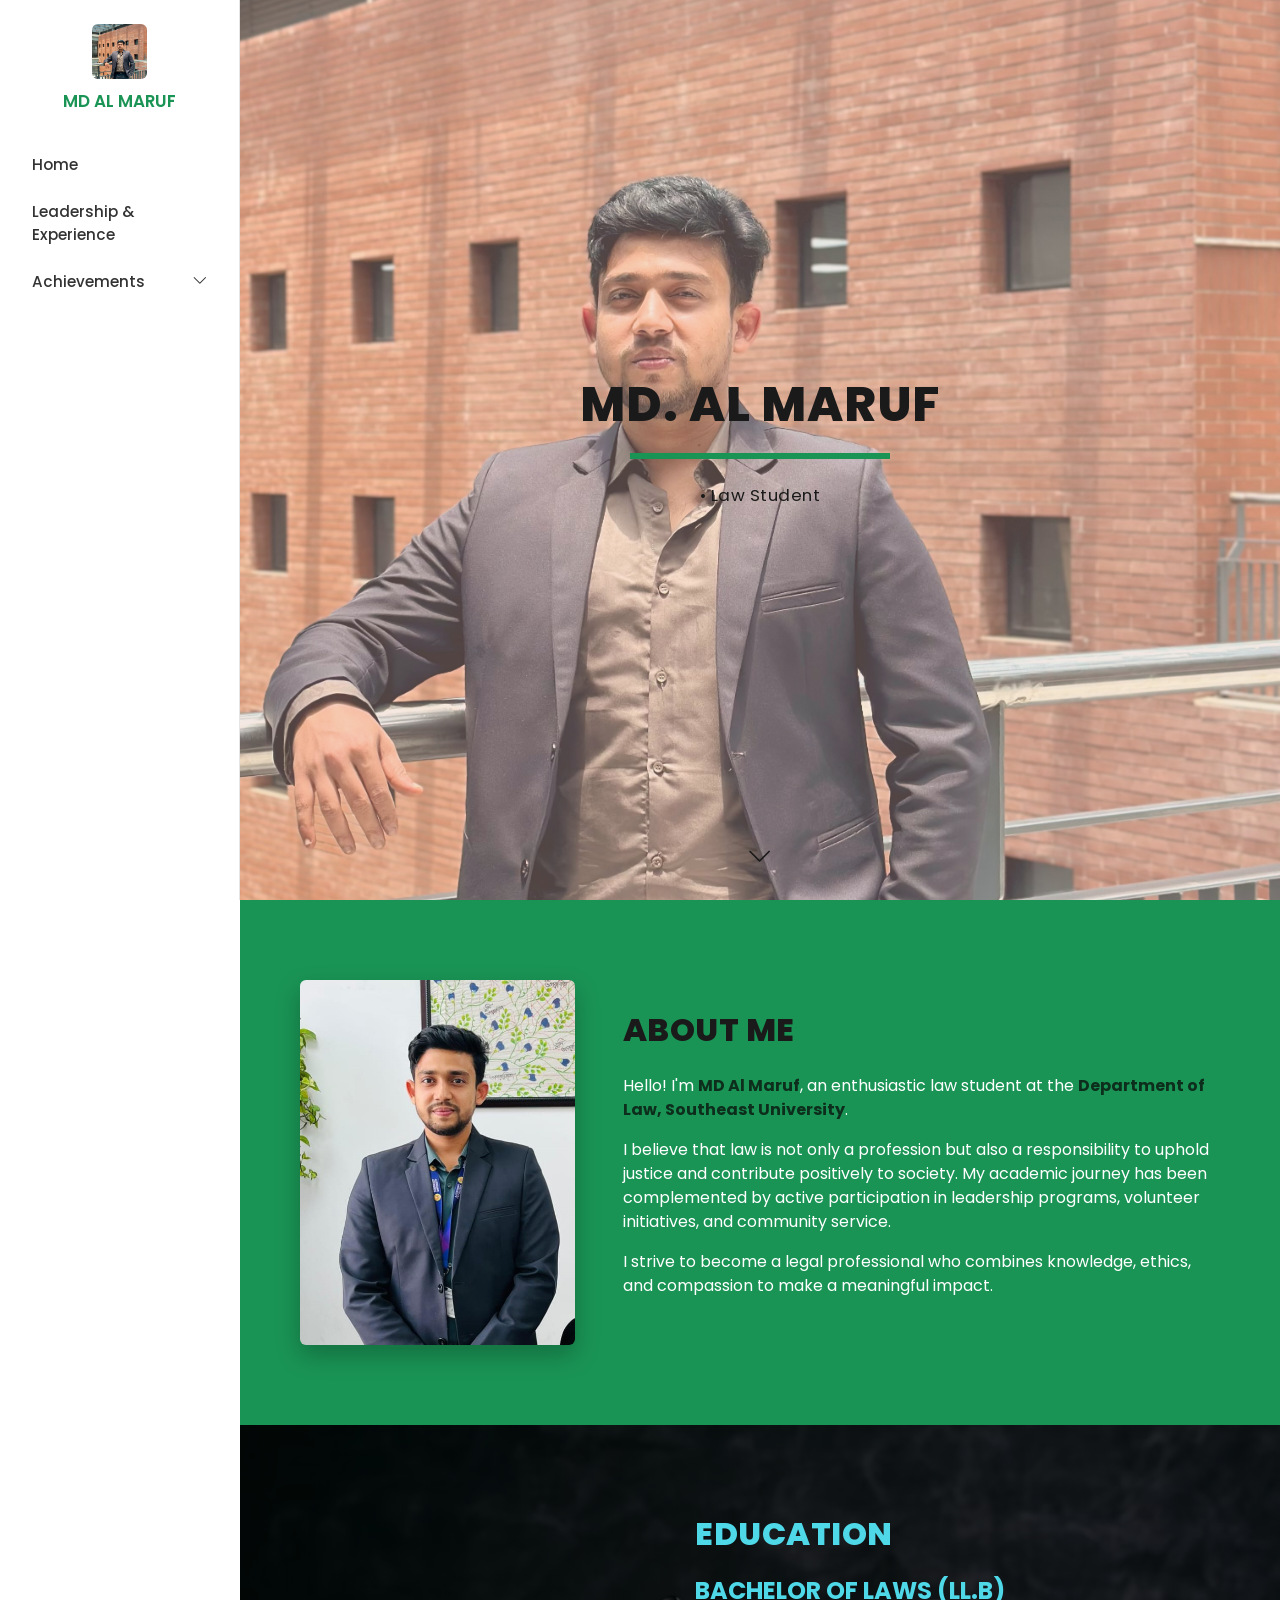
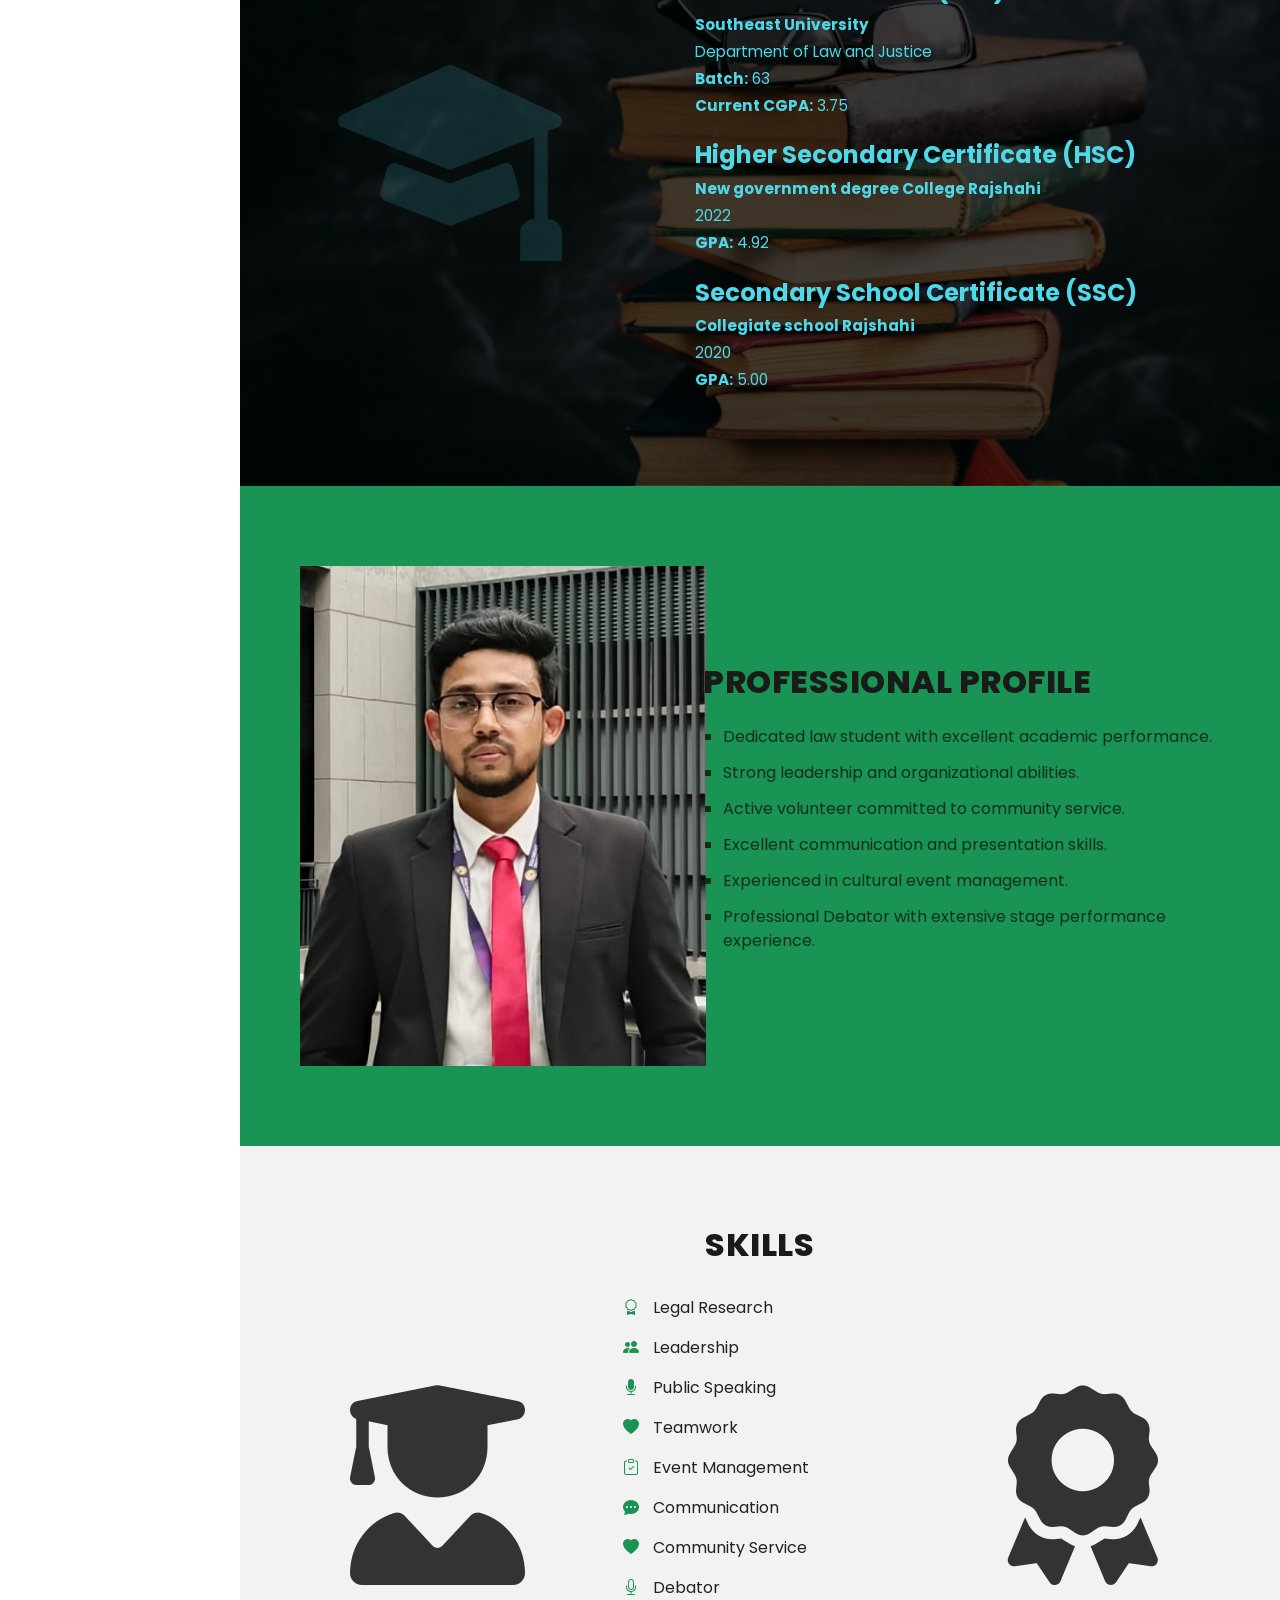
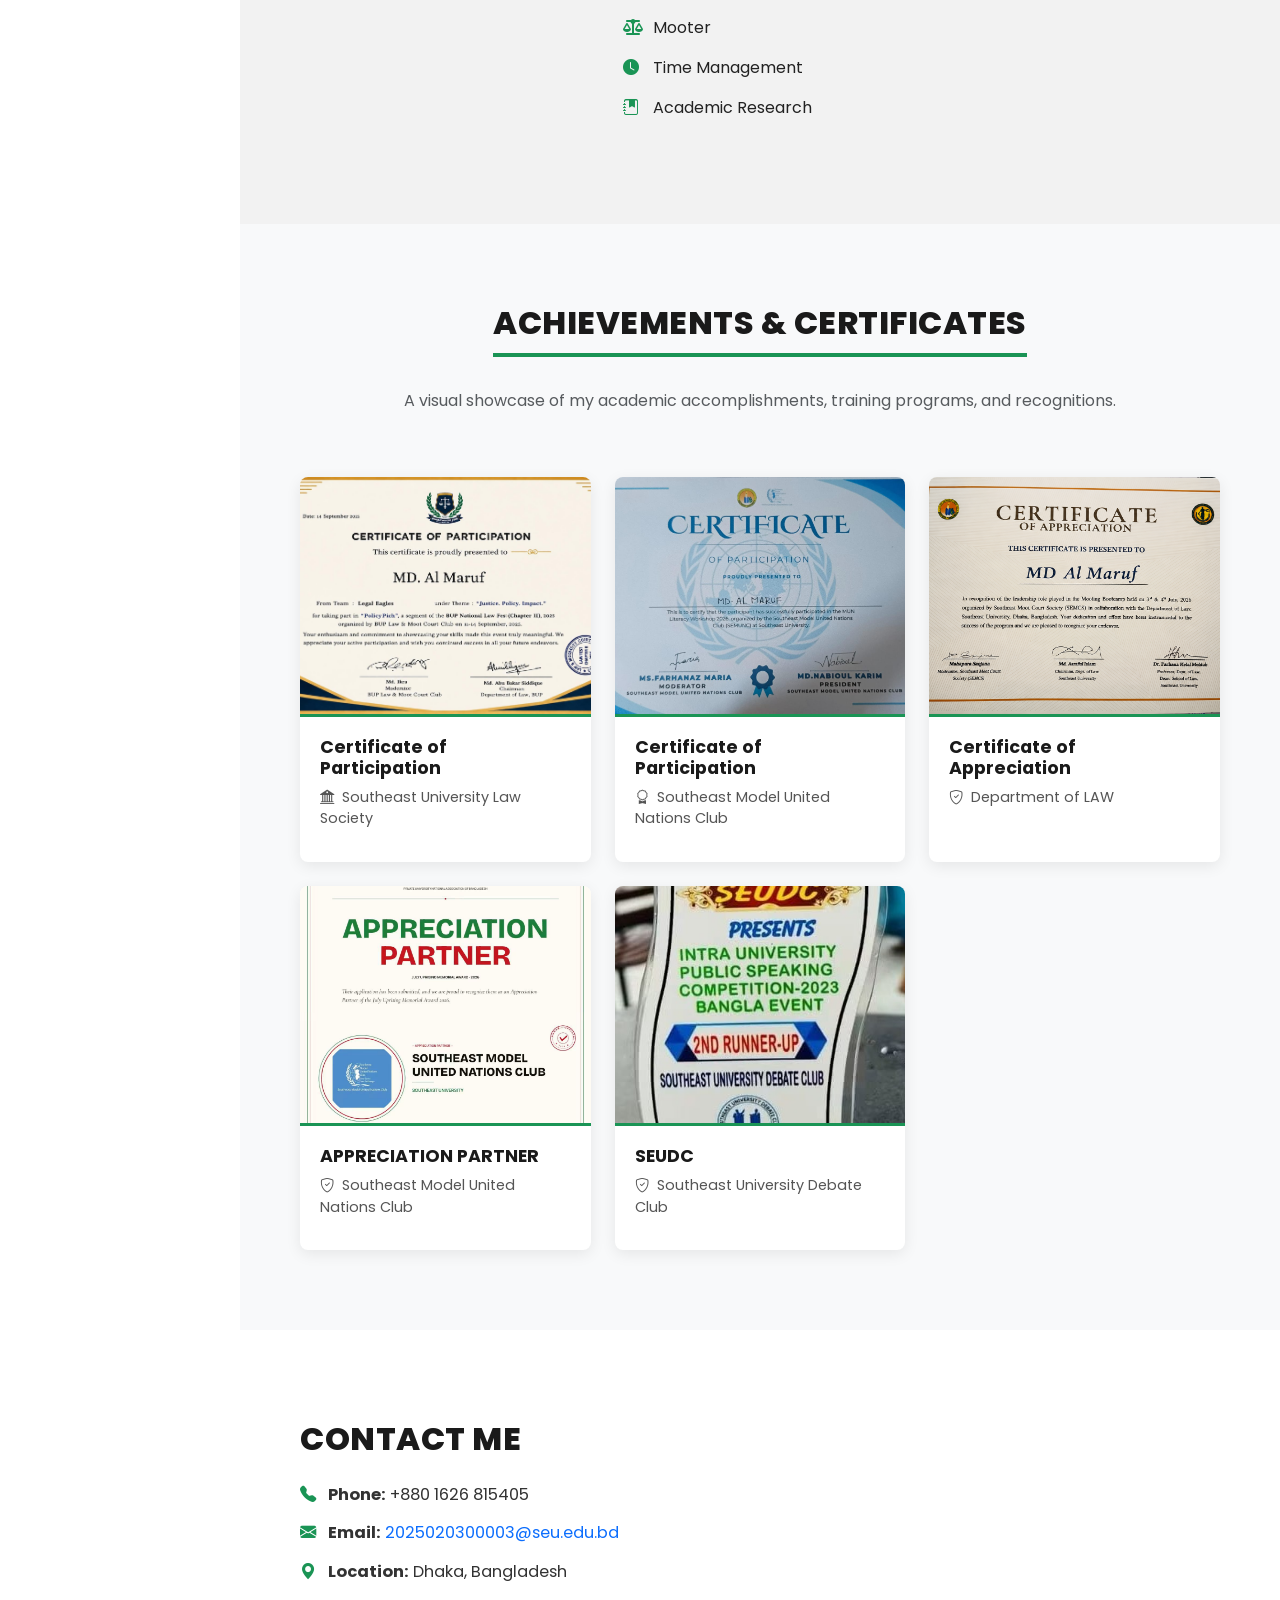
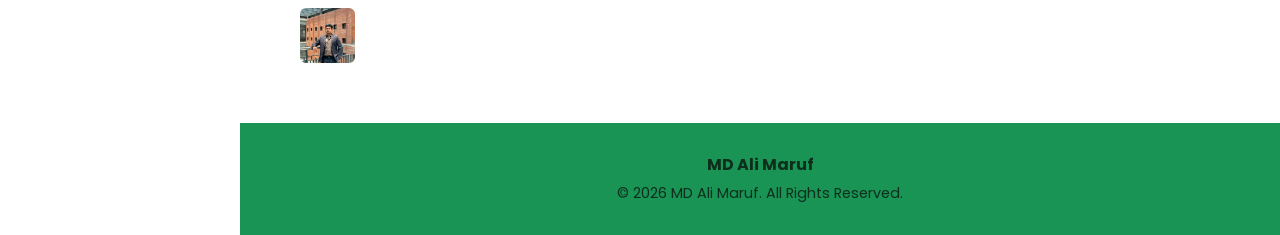
<file: index.html>
<!DOCTYPE html>
<html lang="en">
<head>
<meta charset="UTF-8">
<meta name="viewport" content="width=device-width, initial-scale=1.0">
<title>MD. AL MARUF| Portfolio</title>

<!-- Bootstrap CSS -->
<link href="https://cdn.jsdelivr.net/npm/bootstrap@5.3.3/dist/css/bootstrap.min.css" rel="stylesheet">
<!-- Bootstrap Icons -->
<link rel="stylesheet" href="https://cdn.jsdelivr.net/npm/bootstrap-icons@1.11.3/font/bootstrap-icons.css">
<!-- Google Fonts -->
<link href="https://fonts.googleapis.com/css2?family=Poppins:wght@300;400;500;600;700;800&display=swap" rel="stylesheet">


<link rel="stylesheet" href="https://cdnjs.cloudflare.com/ajax/libs/font-awesome/6.7.2/css/all.min.css">
<!-- Custom CSS -->
<link rel="stylesheet" href="style.css">
</head>
<body>

<!-- ===================== SIDEBAR ===================== -->
<aside class="sidebar" id="sidebar">
  <div class="sidebar-logo">
    <img src="img/pic-three.jpeg" alt="logo" class="logo-img">
    <p class="logo-text">MD AL MARUF</p>
  </div>

  <nav class="sidebar-nav">
    <a href="../index.html" class="nav-item active">Home</a>
    <a href="./Leadership-Experience/L&E.html" class="nav-item">Leadership &amp; Experience</a>

   <div class="nav-dropdown">
  <!-- বাটনটিকে লিংক বানানো হলো এবং অ্যারো আইকনটিকে আলাদা ক্লিক করার সুবিধা দেওয়া হলো -->
  <div class="nav-item dropdown-toggle-btn d-flex justify-content-between align-items-center">
    <a href="./Achievements/achievements.html" style="color: inherit; flex-grow: 1;">Achievements</a>
    <i class="bi bi-chevron-down" id="achievementsToggle" style="cursor: pointer; padding-left: 10px;"></i>
  </div>
  <div class="nav-dropdown-menu" id="achievementsMenu">
    <!-- language এর জায়গায় সঠিক বানান languages.html করা হলো -->
    <a href="./Achievements/language.html" class="nav-subitem">Languages</a>
  </div>
</div>
  </nav>
</aside>

<!-- mobile toggler -->
<button class="sidebar-mobile-btn" id="sidebarMobileBtn"><i class="bi bi-list"></i></button>

<!-- ===================== MAIN CONTENT ===================== -->
<main class="main-content">

  <!-- ---------- HERO ---------- -->
  <section id="home" class="hero-section">
    <div class="hero-overlay">
      <div class="hero-text-wrap">
        <h1 class="hero-title">MD. AL MARUF</h1>
        <div class="hero-underline"></div>
        <p class="hero-subtitle">&bull; Law Student</p>
      </div>
    </div>
    <a href="#about" class="hero-scroll"><i class="bi bi-chevron-down"></i></a>
  </section>

  <!-- ---------- ABOUT ME ---------- -->
  <section id="about" class="px-5 about-section">
    <div class="container">
      <div class="row align-items-center g-5">
        <div class="col-lg-4 text-center">
          <img src="img/pic-five.jpeg" alt="Sabrina" class="about-img">
        </div>
        <div class="col-lg-8">
          <h2 class="section-heading dark-heading">ABOUT ME</h2>
          <p>Hello! I'm <strong>MD Al Maruf</strong>, an enthusiastic law student at the <strong>Department of Law, Southeast University</strong>.</p>
          <p>I believe that law is not only a profession but also a responsibility to uphold justice and contribute positively to society. My academic journey has been complemented by active participation in leadership programs, volunteer initiatives, and community service.</p>
          <p>I strive to become a legal professional who combines knowledge, ethics, and compassion to make a meaningful impact.</p>
        </div>
      </div>
    </div>
  </section>

  <!-- ---------- EDUCATION ---------- -->
  <section id="education" class="education-section">
    <div class="container">
      <div class="row align-items-center g-5">
        <div class="col-lg-5 d-none d-lg-flex justify-content-center">
          <i class="bi bi-mortarboard-fill education-icon"></i>
        </div>
        <div class="col-lg-7">
          <h2 class="section-heading cyan-heading">EDUCATION</h2>

          <h4 class="edu-title">BACHELOR OF LAWS (LL.B)</h4>
          <p class="edu-line"><strong>Southeast University</strong></p>
          <p class="edu-line">Department of Law and Justice</p>
          <p class="edu-line"><strong>Batch:</strong> 63</p>
          <p class="edu-line mb-4"><strong>Current CGPA:</strong> 3.75</p>

          <h4 class="edu-title">Higher Secondary Certificate (HSC)</h4>
          <p class="edu-line"><strong>New government degree College Rajshahi</strong></p>
          <p class="edu-line">2022</p>
          <p class="edu-line mb-4"><strong>GPA:</strong> 4.92</p>

          <h4 class="edu-title">Secondary School Certificate (SSC)</h4>
          <p class="edu-line"><strong>Collegiate school Rajshahi</strong></p>
          <p class="edu-line">2020</p>
          <p class="edu-line"><strong>GPA:</strong> 5.00</p>
        </div>
      </div>
    </div>
  </section>

  <!-- ---------- PROFESSIONAL PROFILE ---------- -->
  <section id="leadership" class="px-5 profile-section">
    <div class="container">
      <div class="row align-items-center g-5">
        <div class="col-lg-5 text-center">
           <img src="img/pic-nine.jpeg" alt="photo" style="height: 500px;">
        </div>
        <div class="col-lg-7">
          <h2 class="section-heading dark-heading">PROFESSIONAL PROFILE</h2>
          <ul class="profile-list">
            <li>Dedicated law student with excellent academic performance.</li>
            <li>Strong leadership and organizational abilities.</li>
            <li>Active volunteer committed to community service.</li>
            <li>Excellent communication and presentation skills.</li>
            <li>Experienced in cultural event management.</li>
            <li>Professional Debator with extensive stage performance experience.</li>
          </ul>
        </div>
      </div>
    </div>
  </section>

  <!-- ---------- SKILLS ---------- -->
  <section id="skills" class="px-5 skills-section">
    <div class="container">
      <div class="row align-items-center g-5">
        <div class="col-lg-4 text-center">
        <i class="fa-solid fa-user-graduate" style="font-size: 200px;"></i>        
        </div>
        <div class="col-lg-4">
          <h2 class="section-heading dark-heading text-center">SKILLS</h2>
          <ul class="skills-list">
            <li><i class="bi bi-award"></i> Legal Research</li>
            <li><i class="bi bi-people-fill"></i> Leadership</li>
            <li><i class="bi bi-mic-fill"></i> Public Speaking</li>
            <li><i class="bi bi-heart-fill"></i> Teamwork</li>
            <li><i class="bi bi-clipboard-check"></i> Event Management</li>
            <li><i class="bi bi-chat-dots-fill"></i> Communication</li>
            <li><i class="bi bi-heart-fill"></i> Community Service</li>
            <li><i class="bi bi-mic"></i></i> Debator</li>
            <li><i class="fa-solid fa-scale-balanced"></i>Mooter</li>
            <li><i class="bi bi-clock-fill"></i> Time Management</li>
            <li><i class="bi bi-journal-bookmark-fill"></i> Academic Research</li>
          </ul>
        </div>
        <div class="col-lg-4 text-center">
          <i class="fa-solid fa-award" style="font-size: 200px;"></i>
        </div>
      </div>
    </div>
  </section>

  <!-- ---------- ACHIEVEMENTS & CERTIFICATES ---------- -->
  <section id="achievements" class="px-5 achievements-section" style="background-color: #f8f9fa; padding: 80px 0;">
    <div class="container">
      <div class="row">
        <div class="col-12 text-center mb-5">
          <h2 class="section-heading dark-heading text-uppercase" style="display:inline-block; border-bottom: 4px solid var(--green); padding-bottom: 10px;">Achievements &amp; Certificates</h2>
          <p class="text-muted mt-2">A visual showcase of my academic accomplishments, training programs, and recognitions.</p>
        </div>
      </div>

      <!-- Achievements Grid -->
      <div class="row g-4">
        
        <!-- Certificate 1 -->
        <div class="col-md-6 col-lg-4">
          <div class="certificate-card">
            <div class="certificate-img-wrapper">
              <img src="img/M C1.jpg" alt="Moot Court Championship" class="certificate-img">
            </div>
            <div class="certificate-body">
              <div>
                <h4 class="certificate-title">Certificate of Participation</h4>
                <p class="certificate-issuer"><i class="bi bi-bank2 me-1"></i> Southeast University Law Society</p>
              </div>
          
            </div>
          </div>
        </div>

        <!-- Certificate 2 -->
        <div class="col-md-6 col-lg-4">
          <div class="certificate-card">
            <div class="certificate-img-wrapper">
              <img src="img/M C2.jpg" alt="National Debate Fest Participant" class="certificate-img">
            </div>
            <div class="certificate-body">
              <div>
                <h4 class="certificate-title">Certificate of Participation</h4>
                <p class="certificate-issuer"><i class="bi bi-award me-1"></i> Southeast Model United Nations Club</p>
              </div>
        
            </div>
          </div>
        </div>

        <!-- Certificate 3 -->
        <div class="col-md-6 col-lg-4">
          <div class="certificate-card">
            <div class="certificate-img-wrapper">
              <img src="img/M C3.png" alt="Leadership & Advocacy Training" class="certificate-img">
            </div>
            <div class="certificate-body">
              <div>
                <h4 class="certificate-title">Certificate of Appreciation</h4>
                <p class="certificate-issuer"><i class="bi bi-shield-check me-1"></i> Department of LAW</p>
              </div>
            
            </div>
          </div>
        </div>

        
        <!-- Certificate 4 -->
        <div class="col-md-6 col-lg-4">
          <div class="certificate-card">
            <div class="certificate-img-wrapper">
              <img src="img/PUNAB.jpg" alt="Leadership & Advocacy Training" class="certificate-img">
            </div>
            <div class="certificate-body">
              <div>
                <h4 class="certificate-title">APPRECIATION PARTNER</h4>
                <p class="certificate-issuer"><i class="bi bi-shield-check me-1"></i> Southeast Model United Nations Club</p>
              </div>
             
            </div>
          </div>
        </div>

        
        <!-- Certificate 5 -->
        <div class="col-md-6 col-lg-4">
          <div class="certificate-card">
            <div class="certificate-img-wrapper">
              <img src="img/SEUDC.jpeg" alt="Leadership & Advocacy Training" class="certificate-img">
            </div>
            <div class="certificate-body">
              <div>
                <h4 class="certificate-title">SEUDC</h4>
                <p class="certificate-issuer"><i class="bi bi-shield-check me-1"></i> Southeast University Debate Club</p>
              </div>
            </div>
          </div>
        </div>

      </div>


    </div>
  </section>





  <!-- ---------- CONTACT ---------- -->
  <section id="contact" class="px-5 contact-section">
    <div class="container">
      <h2 class="section-heading dark-heading">CONTACT ME</h2>
      <p><i class="bi bi-telephone-fill"></i> <strong>Phone:</strong> +880 1626 815405</p>
      <p><i class="bi bi-envelope-fill"></i> <strong>Email:</strong> <a href="mailto:2025020300003@seu.edu.bd">2025020300003@seu.edu.bd</a></p>
      <p><i class="bi bi-geo-alt-fill"></i> <strong>Location:</strong> Dhaka, Bangladesh</p>

      <div class="contact-social">
        <img src="img/pic-three.jpeg" alt="social" class="social-img">
      </div>
    </div>
  </section>

  <!-- ---------- FOOTER ---------- -->
  <footer class="site-footer">
    <div class="container text-center">
      <p class="footer-name">MD Ali Maruf</p>
      <p class="footer-copy">&copy; 2026 MD Ali Maruf. All Rights Reserved.</p>
    </div>
  </footer>

</main>

<!-- Bootstrap JS Bundle -->
<script src="https://cdn.jsdelivr.net/npm/bootstrap@5.3.3/dist/js/bootstrap.bundle.min.js"></script>
<!-- Custom JS -->
<script src="script.js"></script>
</body>
</html>
</file>
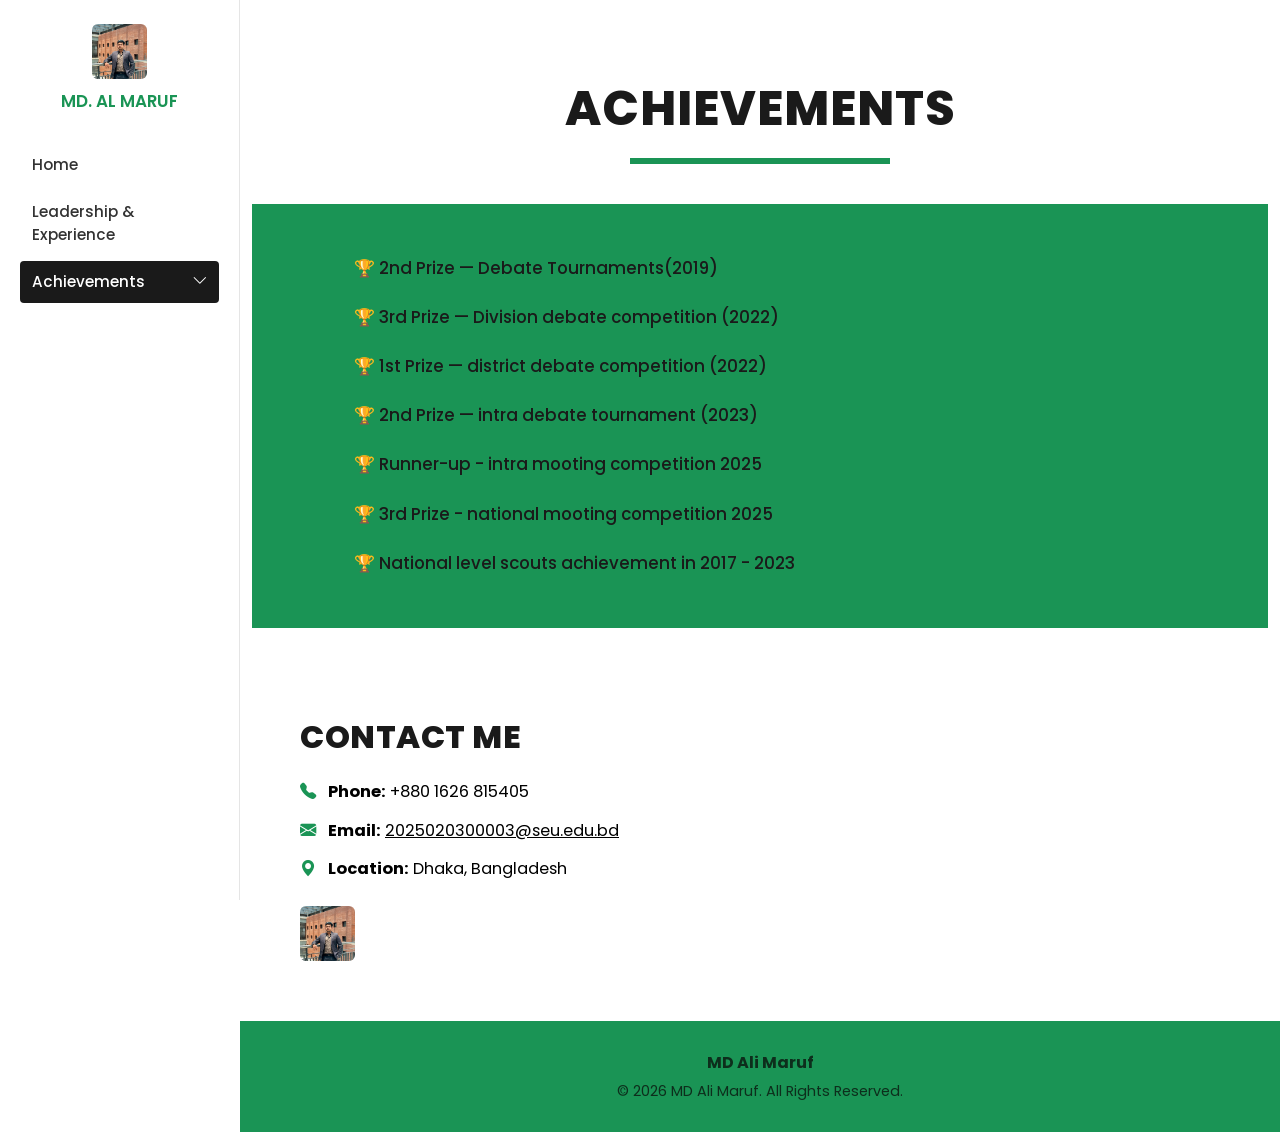
<file: Achievements/achievements.html>
<!DOCTYPE html>
<html lang="en">
<head>
<meta charset="UTF-8">
<meta name="viewport" content="width=device-width, initial-scale=1.0">
<title>Achievements - MD Al Maruf</title>

<!-- Bootstrap CSS -->
<link href="https://cdn.jsdelivr.net/npm/bootstrap@5.3.3/dist/css/bootstrap.min.css" rel="stylesheet">
<!-- Bootstrap Icons -->
<link rel="stylesheet" href="https://cdn.jsdelivr.net/npm/bootstrap-icons@1.11.3/font/bootstrap-icons.css">
<!-- Google Fonts -->
<link href="https://fonts.googleapis.com/css2?family=Poppins:wght@300;400;500;600;700;800&display=swap" rel="stylesheet">

<!-- Custom CSS (মেইন পেজের স্টাইল ও অ্যাচিভমেন্টস এর জন্য) -->
<link rel="stylesheet" href="achievements.css">
</head>
<body>

<!-- ===================== SIDEBAR ===================== -->
<aside class="sidebar" id="sidebar">
  <div class="sidebar-logo">
    <img src="img/pic-three.jpeg" alt="logo" class="logo-img">
    <p class="logo-text">MD. AL MARUF</p>
  </div>

  <nav class="sidebar-nav">
    <a href="../index.html" class="nav-item">Home</a>
    <a href="../Leadership-Experience/L&E.html" class="nav-item">Leadership &amp; Experience</a>

    <div class="nav-dropdown">
      <div class="nav-item dropdown-toggle-btn d-flex justify-content-between align-items-center active">
        <a href="achievements.html" style="color: inherit; flex-grow: 1;">Achievements</a>
        <i class="bi bi-chevron-down" id="achievementsToggle" style="cursor: pointer; padding-left: 10px;"></i>
      </div>
      <div class="nav-dropdown-menu" id="achievementsMenu" style="display: none;">
        <a href="../Achievements/language.html" class="nav-subitem">Languages</a>
      </div>
    </div>
  </nav>
</aside>

<!-- mobile toggler -->
<button class="sidebar-mobile-btn" id="sidebarMobileBtn"><i class="bi bi-list"></i></button>

<!-- ===================== MAIN CONTENT ===================== -->
<main class="main-content">
 

  <!-- ---------- ACHIEVEMENTS SECTION ---------- -->
  <section id="achievements" class="achievements-section text-center">
    <div class="container">
      <h1 class="achievements-title">ACHIEVEMENTS</h1>
      <div class="achievements-underline"></div>
      
      <div class="achievements-box">
        <ul class="achievements-items">
          <li>🏆 2nd Prize — Debate Tournaments(2019)</li>
          <li>🏆 3rd Prize — Division debate competition (2022)</li>
          <li>🏆 1st Prize — district debate competition (2022)</li>
          <li>🏆 2nd Prize — intra debate tournament (2023)</li>
          <li>🏆 Runner-up - intra mooting competition 2025</li>
          <li>🏆 3rd Prize - national mooting competition 2025</li>
          <li>🏆 National level scouts achievement in 2017 - 2023</li>
        </ul>
      </div>
    </div>
  </section>

  <!-- ---------- CONTACT ME ---------- -->
  <section id="contact" class="px-5 contact-section">
    <div class="container">
      <h2 class="section-heading dark-heading">CONTACT ME</h2>
      <p><i class="bi bi-telephone-fill"></i> <strong>Phone:</strong> +880 1626 815405</p>
      <p><i class="bi bi-envelope-fill"></i> <strong>Email:</strong> <a href="mailto:2025020300003@seu.edu.bd">2025020300003@seu.edu.bd</a></p>
      <p><i class="bi bi-geo-alt-fill"></i> <strong>Location:</strong> Dhaka, Bangladesh</p>

      <div class="contact-social">
        <img src="img/pic-three.jpeg" alt="social" class="social-img">
      </div>
    </div>
  </section>

  <!-- ---------- FOOTER ---------- -->
  <footer class="site-footer text-center">
    <div class="container">
      <p class="footer-name">MD Ali Maruf</p>
      <p class="footer-copy">&copy; 2026 MD Ali Maruf. All Rights Reserved.</p>
    </div>
  </footer>

</main>

<!-- Bootstrap JS Bundle -->
<script src="https://cdn.jsdelivr.net/npm/bootstrap@5.3.3/dist/js/bootstrap.bundle.min.js"></script>
<!-- Custom JS -->
<script src="achievements.js"></script>
</body>
</html>
</file>
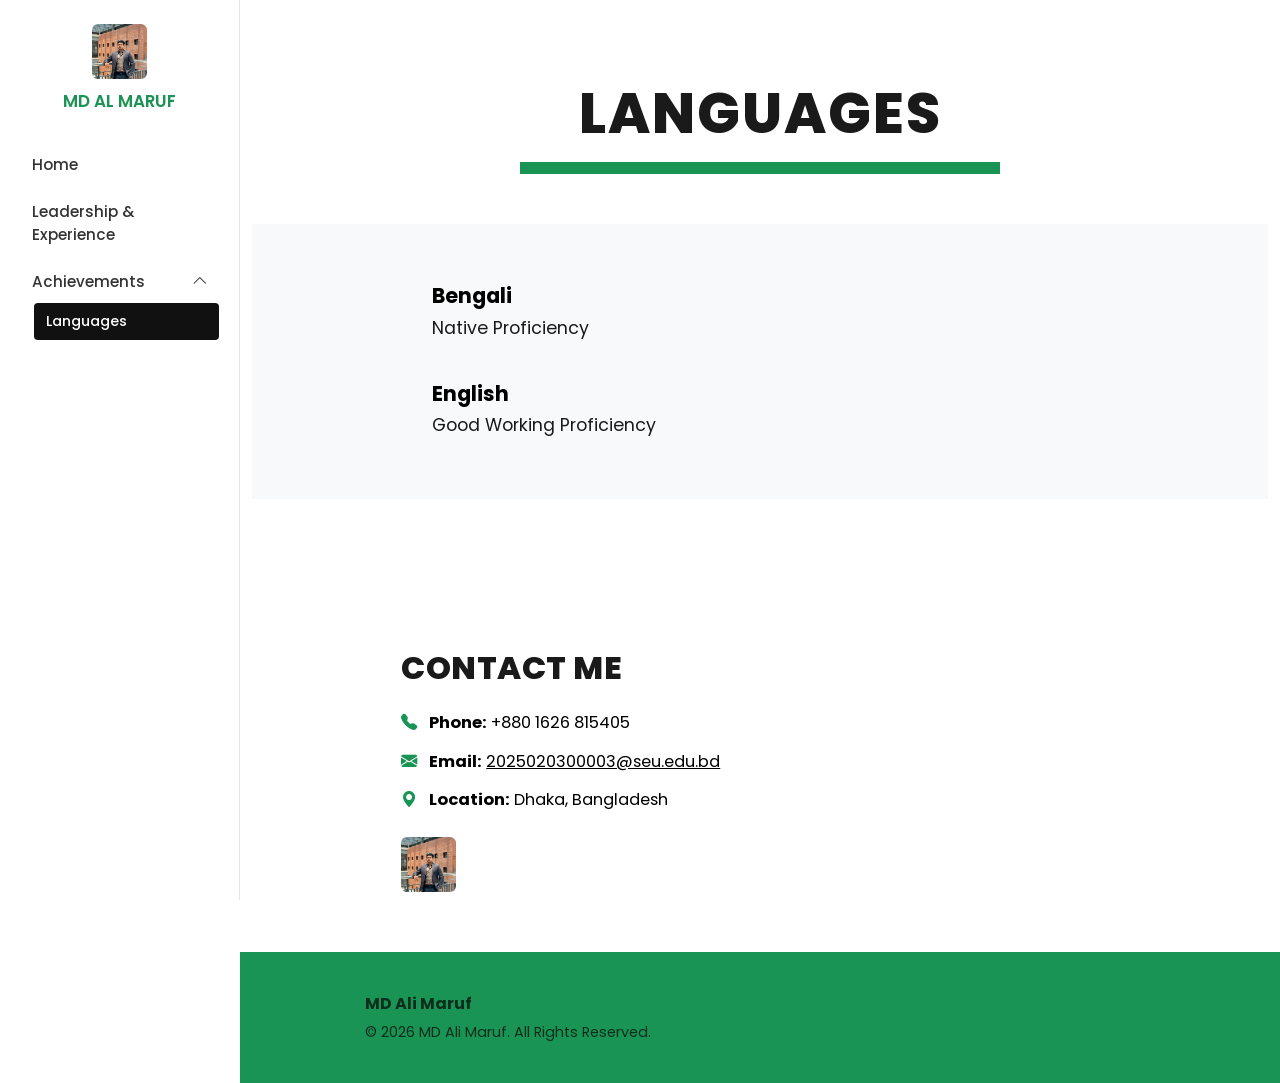
<file: Achievements/language.html>
<!DOCTYPE html>
<html lang="en">
<head>
<meta charset="UTF-8">
<meta name="viewport" content="width=device-width, initial-scale=1.0">
<title>Languages - MD Al Maruf</title>

<link href="https://cdn.jsdelivr.net/npm/bootstrap@5.3.3/dist/css/bootstrap.min.css" rel="stylesheet">
<link rel="stylesheet" href="https://cdn.jsdelivr.net/npm/bootstrap-icons@1.11.3/font/bootstrap-icons.css">
<link href="https://fonts.googleapis.com/css2?family=Poppins:wght@300;400;500;600;700;800&display=swap" rel="stylesheet">

<link rel="stylesheet" href="language.css">
</head>
<body>

<aside class="sidebar" id="sidebar">
  <div class="sidebar-logo">
    <img src="img/pic-three.jpeg" alt="logo" class="logo-img">
    <p class="logo-text">MD AL MARUF</p>
  </div>

  <nav class="sidebar-nav">
    <a href="../index.html" class="nav-item">Home</a>
    <a href="../Leadership-Experience/L&E.html" class="nav-item">Leadership &amp; Experience</a>

  
<div class="nav-dropdown">
  <!-- এখান থেকেও active ক্লাসটি সরিয়ে দেওয়া হয়েছে -->
  <div class="nav-item dropdown-toggle-btn d-flex justify-content-between align-items-center">
    <a href="../Achievements/achievements.html" style="color: inherit; flex-grow: 1;">Achievements</a>
    <i class="bi bi-chevron-up" id="achievementsToggle" style="cursor: pointer; padding-left: 10px;"></i>
  </div>
  <div class="nav-dropdown-menu show" id="achievementsMenu">
  
    <!-- active ক্লাসটি এখানে থাকবে -->
    <a href="./language.html" class="nav-subitem active">Languages</a>
  </div>
</div>
  </nav>
</aside>

<button class="sidebar-mobile-btn" id="sidebarMobileBtn"><i class="bi bi-list"></i></button>

<main class="main-content">

 

  <section id="languages" class="achievements-section text-center ">
    <div class="container">
      <h1 class="achievements-title">LANGUAGES</h1>
      <div class="achievements-underline"></div>
      
    <div class="bg-light mx-0 w-100">
  <div class="languages-content-box text-start max-width-container mx-auto">
    <div class="language-block">
      <h3 class="lang-name">Bengali</h3>
      <p class="lang-proficiency">Native Proficiency</p>
    </div>
    
    <div class="language-block">
      <h3 class="lang-name">English</h3>
      <p class="lang-proficiency">Good Working Proficiency</p>
    </div>
  </div>
</div>
    </div>
  </section>

  <section id="contact" class="px-5 contact-section">
    <div class="container">
      <h2 class="section-heading dark-heading">CONTACT ME</h2>
      <p><i class="bi bi-telephone-fill"></i> <strong>Phone:</strong> +880 1626 815405</p>
      <p><i class="bi bi-envelope-fill"></i> <strong>Email:</strong> <a href="mailto:2025020300003@seu.edu.bd">2025020300003@seu.edu.bd</a></p>
      <p><i class="bi bi-geo-alt-fill"></i> <strong>Location:</strong> Dhaka, Bangladesh</p>

      <div class="contact-social">
        <img src="img/pic-three.jpeg" alt="social" class="social-img">
      </div>
    </div>
  </section>

  <footer class="site-footer text-center">
    <div class="container">
      <p class="footer-name">MD Ali Maruf</p>
      <p class="footer-copy">&copy; 2026 MD Ali Maruf. All Rights Reserved.</p>
    </div>
  </footer>

</main>

<script src="https://cdn.jsdelivr.net/npm/bootstrap@5.3.3/dist/js/bootstrap.bundle.min.js"></script>
<script src="language.js"></script>
</body>
</html>
</file>
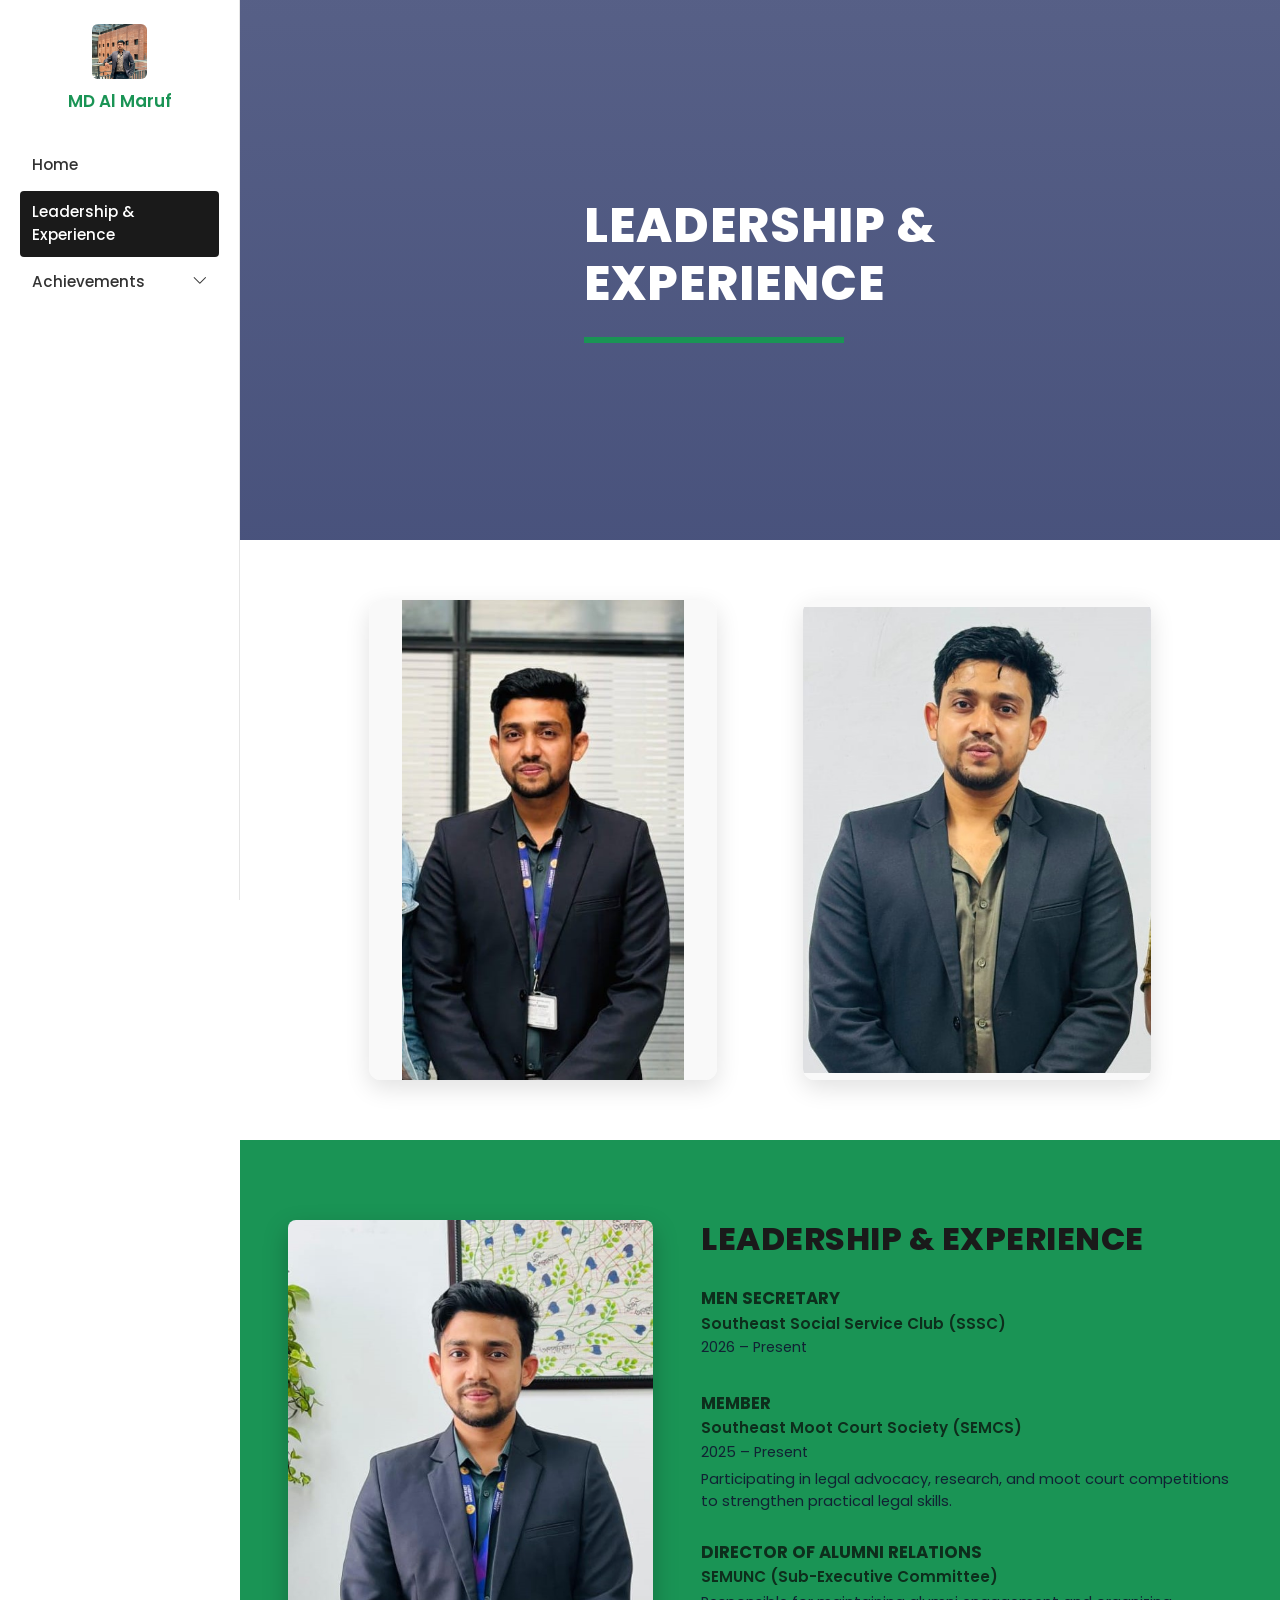
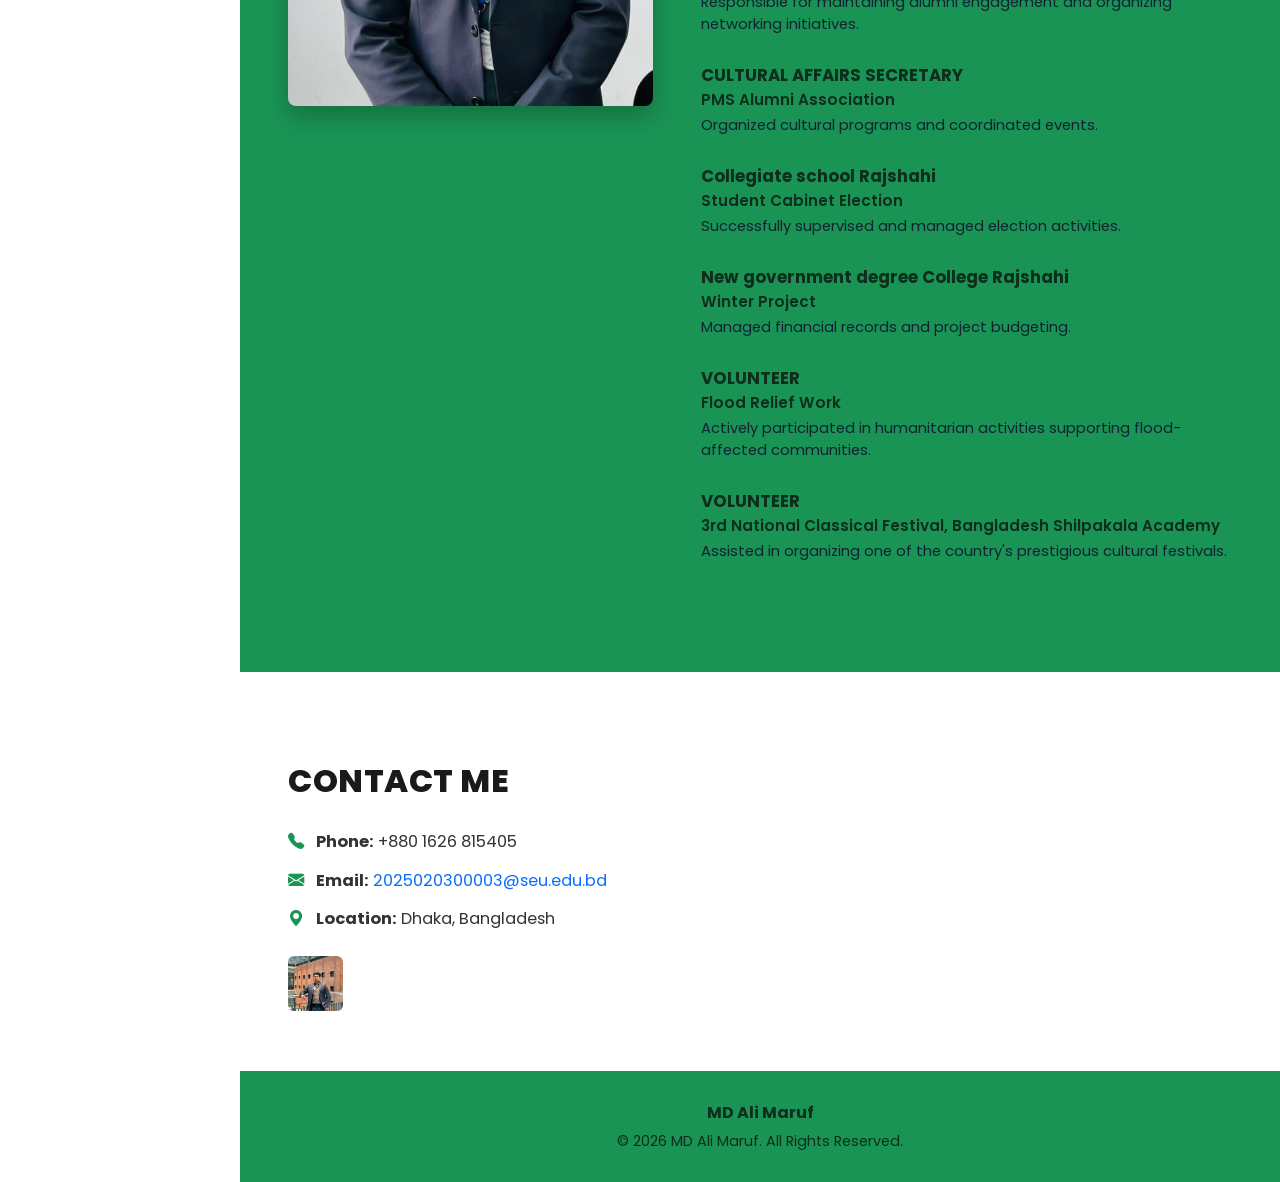
<file: Leadership-Experience/L&E.html>
<!DOCTYPE html>
<html lang="en">
<head>
<meta charset="UTF-8">
<meta name="viewport" content="width=device-width, initial-scale=1.0">
<title>Leadership & Experience |  MD Al Maruf</title>

<!-- Bootstrap CSS -->
<link href="https://cdn.jsdelivr.net/npm/bootstrap@5.3.3/dist/css/bootstrap.min.css" rel="stylesheet">
<!-- Bootstrap Icons -->
<link rel="stylesheet" href="https://cdn.jsdelivr.net/npm/bootstrap-icons@1.11.3/font/bootstrap-icons.css">
<!-- Google Fonts -->
<link href="https://fonts.googleapis.com/css2?family=Poppins:wght@300;400;500;600;700;800&display=swap" rel="stylesheet">

<!-- Custom CSS -->
<link rel="stylesheet" href="L&E.css">
</head>
<body>

<!-- ===================== SIDEBAR ===================== -->
<aside class="sidebar" id="sidebar">
  <div class="sidebar-logo">
    <img src="img/pic-three.jpeg" alt="logo" class="logo-img">
    <p class="logo-text">MD Al Maruf</p>
  </div>

  <nav class="sidebar-nav">
    <a href="../index.html" class="nav-item">Home</a>
    <a href="L&E.html" class="nav-item active">Leadership &amp; Experience</a>

    <div class="nav-dropdown">
       <div class="nav-item dropdown-toggle-btn d-flex justify-content-between align-items-center">
        <a href="../Achievements/achievements.html" style="color: inherit; flex-grow: 1;">Achievements</a>
        <i class="bi bi-chevron-down" id="achievementsToggle" style="cursor: pointer; padding-left: 10px;"></i>
      </div>
      <div class="nav-dropdown-menu" id="achievementsMenu">
        <a href="../Achievements/language.html" class="nav-subitem">Languages</a>
      </div>
    </div>
  </nav>
</aside>

<!-- mobile toggler -->
<button class="sidebar-mobile-btn" id="sidebarMobileBtn"><i class="bi bi-list"></i></button>

<!-- ===================== MAIN CONTENT ===================== -->
<main class="main-content">

  <!-- ---------- HERO ---------- -->
  <section class="hero-section">
    
    <div class="hero-overlay">
      <div class="hero-text-wrap">
        <h1 class="hero-title">LEADERSHIP &amp;<br>EXPERIENCE</h1>
        <div class="hero-underline"></div>
      </div>
    </div>
  </section>

  <!-- ---------- FEATURED POSTERS ---------- -->
  <section class="poster-section">
    <div class="container">
      <div class="row justify-content-center g-4">
        <div class="col-md-6 col-lg-5">
          <div class="poster-wrapper">
            <img src="img/pic-four.jpeg" alt="SSSC Women Secretary" class="poster-img">
          </div>
        </div>
        <div class="col-md-6 col-lg-5">
          <div class="poster-wrapper">
            <img src="img/pic-nine.jpeg" alt="SEMUNC Director of Alumni Relations" class="poster-img">
          </div>
        </div>
      </div>
    </div>
  </section>

  <!-- ---------- LEADERSHIP & EXPERIENCE DETAILS ---------- -->
  <section id="leadership-details" class="leadership-section">
    <div class="container px-5">
      <div class="row g-5 align-items-start">

        <div class="col-lg-5 text-center">
          <img src="img/pic-five.jpeg" alt="News coverage screenshot" class="news-img">
        </div>

        <div class="col-lg-7">
          <h2 class="section-heading dark-heading">LEADERSHIP &amp; EXPERIENCE</h2>

          <div class="experience-item">
            <h4 class="exp-role">MEN SECRETARY</h4>
            <p class="exp-org">Southeast Social Service Club (SSSC)</p>
            <p class="exp-meta">2026 &ndash; Present</p>
          </div>

          <div class="experience-item">
            <h4 class="exp-role">MEMBER</h4>
            <p class="exp-org">Southeast Moot Court Society (SEMCS)</p>
            <p class="exp-meta">2025 &ndash; Present</p>
            <p class="exp-desc">Participating in legal advocacy, research, and moot court competitions to strengthen practical legal skills.</p>
          </div>

          <div class="experience-item">
            <h4 class="exp-role">DIRECTOR OF ALUMNI RELATIONS</h4>
            <p class="exp-org">SEMUNC (Sub-Executive Committee)</p>
            <p class="exp-desc">Responsible for maintaining alumni engagement and organizing networking initiatives.</p>
          </div>

          <div class="experience-item">
            <h4 class="exp-role">CULTURAL AFFAIRS SECRETARY</h4>
            <p class="exp-org">PMS Alumni Association</p>
            <p class="exp-desc">Organized cultural programs and coordinated events.</p>
          </div>

          <div class="experience-item">
            <h4 class="exp-role">Collegiate school Rajshahi</h4>
            <p class="exp-org">Student Cabinet Election</p>
            <p class="exp-desc">Successfully supervised and managed election activities.</p>
          </div>

          <div class="experience-item">
            <h4 class="exp-role">New government degree College Rajshahi</h4>
            <p class="exp-org">Winter Project</p>
            <p class="exp-desc">Managed financial records and project budgeting.</p>
          </div>

          <div class="experience-item">
            <h4 class="exp-role">VOLUNTEER</h4>
            <p class="exp-org">Flood Relief Work</p>
            <p class="exp-desc">Actively participated in humanitarian activities supporting flood-affected communities.</p>
          </div>

          <div class="experience-item">
            <h4 class="exp-role">VOLUNTEER</h4>
            <p class="exp-org">3rd National Classical Festival, Bangladesh Shilpakala Academy</p>
            <p class="exp-desc">Assisted in organizing one of the country's prestigious cultural festivals.</p>
          </div>

        </div>
      </div>
    </div>
  </section>

  <!-- ---------- CONTACT ---------- -->
  <section id="contact" class="contact-section">
    <div class="container px-5">
      <h2 class="section-heading dark-heading">CONTACT ME</h2>
      <p><i class="bi bi-telephone-fill"></i> <strong>Phone:</strong> +880 1626 815405</p>
      <p><i class="bi bi-envelope-fill"></i> <strong>Email:</strong> <a href="mailto:2025020300003@seu.edu.bd">2025020300003@seu.edu.bd</a></p>
      <p><i class="bi bi-geo-alt-fill"></i> <strong>Location:</strong> Dhaka, Bangladesh</p>

      <div class="contact-social">
        <img src="img/pic-three.jpeg" alt="social" class="social-img">
      </div>
    </div>
  </section>

  <!-- ---------- FOOTER ---------- -->
  <footer class="site-footer">
    <div class="container text-center">
      <p class="footer-name">MD Ali Maruf</p>
      <p class="footer-copy">&copy; 2026 MD Ali Maruf. All Rights Reserved.</p>
    </div>
  </footer>

</main>

<!-- Bootstrap JS Bundle -->
<script src="https://cdn.jsdelivr.net/npm/bootstrap@5.3.3/dist/js/bootstrap.bundle.min.js"></script>
<!-- Custom JS -->
<script src="L&E.js"></script>
</body>
</html>
</file>
<file: style.css>
/* ===================== ROOT / GLOBAL ===================== */
:root{
  --green: #1a9455;
  --green-dark: #157a45;
  --teal-dark: #1f4a48;
  --cyan: #4fd8e8;
  --sidebar-width: 240px;
}

*{
  box-sizing: border-box;
}

body{
  font-family: 'Poppins', sans-serif;
  color: #333;
  margin: 0;
  padding: 0;
   overflow-x: hidden; /* ডানে-বামে স্ক্রল বন্ধ করবে */
    width: 100%;
}



a{
  text-decoration: none;
}

/* ===================== SIDEBAR ===================== */
.sidebar{
  position: fixed;
  top: 0;
  left: 0;
  width: var(--sidebar-width);
  height: 100vh;
  background: #fff;
  border-right: 1px solid #e5e5e5;
  padding: 24px 20px;
  overflow-y: auto;
  z-index: 1000;
  transition: transform 0.3s ease;
}

.sidebar-logo{
  text-align: center;
  margin-bottom: 30px;
}

.logo-img{
  width: 55px;
  height: 55px;
  border-radius: 6px;
  object-fit: cover;
}

.logo-text{
  color: var(--green);
  font-weight: 600;
  font-size: 1.05rem;
  margin-top: 10px;
  margin-bottom: 0;
}

.sidebar-nav{
  display: flex;
  flex-direction: column;
  gap: 4px;
}

.nav-item{
  display: block;
  padding: 10px 12px;
  color: #333;
  font-size: 0.95rem;
  font-weight: 500;
  border-radius: 4px;
  text-align: left;
  width: 100%;
  background: none;
  border: none;
  cursor: pointer;
}

.nav-item.active{
  background: #1a1a1a;
  color: #fff;
}

.nav-item:hover{
  background: #f0f0f0;
  color: #111;
}

.nav-item.active:hover{
  background: #1a1a1a;
  color: #fff;
}

.dropdown-toggle-btn{
  display: flex;
  justify-content: space-between;
  align-items: center;
}

.nav-dropdown-menu{
  display: none;
  flex-direction: column;
  padding-left: 14px;
}

.nav-dropdown-menu.show{
  display: flex;
}

.nav-subitem{
  padding: 8px 10px;
  color: #555;
  font-size: 0.88rem;
}

.nav-subitem:hover{
  color: var(--green);
}

.sidebar-mobile-btn{
  display: none;
  position: fixed;
  top: 14px;
  left: 14px;
  z-index: 1100;
  background: #1a1a1a;
  color: #fff;
  border: none;
  border-radius: 6px;
  width: 42px;
  height: 42px;
  font-size: 1.2rem;
}

/* ===================== MAIN CONTENT ===================== */
.main-content{
  margin-left: var(--sidebar-width);
}

.section-heading{
  font-weight: 800;
  letter-spacing: 0.5px;
  margin-bottom: 24px;
}

.dark-heading{
  color: #1a1a1a;
}

.cyan-heading{
  color: var(--cyan);
}

/* ===================== HERO ===================== */


.hero-section {
    /* 1. Background image short-hand tike aro safe kora holo (center/cover shortcut soriye alada dewa holo) */
    background-image: linear-gradient(180deg, rgba(230,190,180,0.35), rgba(230,190,180,0.35)), url('img/pic-three.jpeg');
    
    /* 2. Shob browser e jate fixed scroll perfect kaj kore tar jonne scroll behavior rules */
    background-size: cover;
    background-position: center;
    background-repeat: no-repeat;
    background-attachment: fixed; 
    
    /* 3. Layout and alignment */
    min-height: 100vh; 
    position: relative;
    display: flex;
    align-items: center;
    justify-content: center;
}

.hero-search-btn{
  position: absolute;
  top: 24px;
  right: 30px;
  background: none;
  border: none;
  color: #1a1a1a;
  font-size: 1.2rem;
}

.hero-text-wrap{
  text-align: center;
  padding: 0 20px;
}

.hero-title{
  font-weight: 800;
  font-size: 3rem;
  color: #1a1a1a;
  letter-spacing: 1px;
  margin-bottom: 20px;
}

.hero-underline{
  width: 260px;
  height: 6px;
  background: var(--green);
  margin: 0 auto 24px;
}

.hero-subtitle{
  font-size: 1.05rem;
  color: #1a1a1a;
  letter-spacing: 0.5px;
}

.hero-scroll{
  position: absolute;
  bottom: 24px;
  left: 50%;
  transform: translateX(-50%);
  color: #1a1a1a;
  font-size: 1.6rem;
  animation: bounce 2s infinite;
}

@keyframes bounce{
  0%, 100%{ transform: translate(-50%, 0); }
  50%{ transform: translate(-50%, 8px); }
}

/* ===================== ABOUT ===================== */
.about-section{
  background: var(--green);
  color: #fff;
  padding: 80px 0;
}

.about-section .section-heading{
  color: #1a1a1a;
}

.about-section p strong{
  color: #0d2e1c;
}

.about-img{
  width: 100%;
  max-width: 380px;
  border-radius: 6px;
  box-shadow: 0 10px 25px rgba(0,0,0,0.25);
}
/* ===================== EDUCATION ===================== */
.education-section {
    /* Path thik korar jonne '../' add kora hoyeche, css folder theke ber hoye img folder-e jabe */
    background-image: linear-gradient(rgba(0, 0, 0, 0.75), rgba(0, 0, 0, 0.75)), url('../img/Education.png');
    background-size: cover;
    background-position: center;
    background-repeat: no-repeat;
    padding: 90px 0; /* padding 90px rakha holo */
    color: var(--cyan); /* Text er default color */
}

/* Duibar thaka class-ti ekhane merge kore dewa hoyeche, ja background image k muche phelbe na */
.education-icon {
    font-size: 14rem;
    color: rgba(79, 216, 232, 0.15);
}

.edu-title {
    color: var(--cyan);
    font-weight: 700;
    margin-bottom: 8px;
}

.edu-line {
    color: var(--cyan);
    margin-bottom: 4px;
    font-size: 0.95rem;
}

/* ===================== PROFESSIONAL PROFILE ===================== */
.profile-section{
  background: var(--green);
  padding: 80px 0;
}

.profile-section .section-heading{
  color: #1a1a1a;
}

.profile-img{
  width: 100%;
  max-width: 460px;
  border-radius: 6px;
  box-shadow: 0 10px 25px rgba(0,0,0,0.25);
}

.profile-list{
  list-style: square;
  padding-left: 20px;
  color: #0d2e1c;
}

.profile-list li{
  margin-bottom: 12px;
  font-size: 1rem;
}

/* ===================== SKILLS ===================== */
.skills-section{
  background: #f2f2f2;
  padding: 80px 0;
}

.skills-img{
  width: 100%;
  max-width: 380px;
  border-radius: 6px;
  box-shadow: 0 8px 20px rgba(0,0,0,0.15);
}

.skills-list{
  list-style: none;
  padding: 0;
}

.skills-list li{
  padding: 8px 0;
  font-size: 1rem;
  color: #222;
}

.skills-list li i{
  color: var(--green);
  margin-right: 10px;
  width: 20px;
  text-align: center;
}

/* ===================== CONTACT ===================== */
.contact-section{
  background: #fff;
  padding: 90px 0 60px;
}

.contact-section p{
  font-size: 1.02rem;
  margin-bottom: 14px;
}

.contact-section i{
  color: var(--green);
  margin-right: 8px;
}

.social-img{
  border-radius: 6px;
  margin-top: 10px;
}

.contact-social img{
  width: 55px;
  height: 55px;
  border-radius: 6px;
  object-fit: cover;
}




/* ===================== ACHIEVEMENTS SECTION ===================== */
.certificate-card {
  background: #fff;
  border: none;
  border-radius: 8px;
  box-shadow: 0 4px 15px rgba(0,0,0,0.08);
  transition: transform 0.3s ease, box-shadow 0.3s ease;
  overflow: hidden;
  height: 100%;
  display: flex;
  flex-direction: column;
}

.certificate-card:hover {
  transform: translateY(-5px);
  box-shadow: 0 8px 25px rgba(0,0,0,0.15);
}

.certificate-img-wrapper {
  position: relative;
  width: 100%;
  height: 240px; /* সার্টিফিকেটের জন্য নির্দিষ্ট উচ্চতা */
  overflow: hidden;
  border-bottom: 3px solid var(--green);
}

.certificate-img {
  width: 100%;
  height: 100%;
  object-fit: cover; /* ইমেজ দিয়ে পুরো বক্স ফিলাপ হবে */
  transition: transform 0.5s ease;
}

.certificate-card:hover .certificate-img {
  transform: scale(1.05);
}

.certificate-body {
  padding: 20px;
  flex-grow: 1;
  display: flex;
  flex-direction: column;
  justify-content: space-between;
}

.certificate-title {
  font-size: 1.1rem;
  font-weight: 700;
  color: #1a1a1a;
  margin-bottom: 8px;
}

.certificate-issuer {
  font-size: 0.9rem;
  color: #555;
  margin-bottom: 12px;
}

.certificate-date {
  font-size: 0.82rem;
  color: #888;
}



/* ===================== FOOTER ===================== */
.site-footer{
  background: var(--green);
  padding: 30px 0;
  color: #0d2e1c;
}

.footer-name{
  font-weight: 700;
  margin-bottom: 6px;
}

.footer-copy{
  font-size: 0.9rem;
  margin-bottom: 0;
}

/* ===================== RESPONSIVE ===================== */
@media (max-width: 991px){
  .sidebar{
    transform: translateX(-100%);
  }
  .sidebar.show{
    transform: translateX(0);
  }
  .main-content{
    margin-left: 0;
  }
  .sidebar-mobile-btn{
    display: flex;
    align-items: center;
    justify-content: center;
  }
  .hero-title{
    font-size: 2rem;
  }
  .hero-underline{
    width: 180px;
  }
}
</file>
<file: Achievements/achievements.css>
/* ===================== ROOT / GLOBAL ===================== */
:root{
  --green: #1a9455;
  --green-dark: #157a45;
  --teal-dark: #1f4a48;
  --cyan: #4fd8e8;
  --sidebar-width: 240px;
}

*{
  box-sizing: border-box;
}

body{
  font-family: 'Poppins', sans-serif;
  color: #333;
  margin: 0;
  padding: 0;
  background-color: #fff;
}

a{
  text-decoration: none;
}

/* ===================== SIDEBAR ===================== */
.sidebar{
  position: fixed;
  top: 0;
  left: 0;
  width: var(--sidebar-width);
  height: 100vh;
  background: #fff;
  border-right: 1px solid #e5e5e5;
  padding: 24px 20px;
  overflow-y: auto;
  z-index: 1000;
  transition: transform 0.3s ease;
}

.sidebar-logo{
  text-align: center;
  margin-bottom: 30px;
}

.logo-img{
  width: 55px;
  height: 55px;
  border-radius: 6px;
  object-fit: cover;
}

.logo-text{
  color: var(--green);
  font-weight: 600;
  font-size: 1.05rem;
  margin-top: 10px;
  margin-bottom: 0;
}

.sidebar-nav{
  display: flex;
  flex-direction: column;
  gap: 4px;
}

.nav-item{
  display: block;
  padding: 10px 12px;
  color: #333;
  font-size: 0.95rem;
  font-weight: 500;
  border-radius: 4px;
  text-align: left;
  width: 100%;
  background: none;
  border: none;
  cursor: pointer;
}

.nav-item.active{
  background: #1a1a1a;
  color: #fff;
}

.nav-item:hover{
  background: #f0f0f0;
  color: #111;
}

.nav-item.active:hover{
  background: #1a1a1a;
  color: #fff;
}

.dropdown-toggle-btn{
  display: flex;
  justify-content: space-between;
  align-items: center;
}

.nav-dropdown-menu{
  display: none;
  flex-direction: column;
  padding-left: 14px;
}



.nav-dropdown-menu.show{
  display: flex;
}

.nav-subitem{
  padding: 8px 10px;
  color: #555;
  font-size: 0.88rem;
  display: block;
  border-radius: 4px;
}

.nav-subitem:hover, .nav-subitem.active{
  color: var(--green);
  font-weight: 500;
}

.sidebar-mobile-btn{
  display: none;
  position: fixed;
  top: 14px;
  left: 14px;
  z-index: 1100;
  background: #1a1a1a;
  color: #fff;
  border: none;
  border-radius: 6px;
  width: 42px;
  height: 42px;
  font-size: 1.2rem;
}

/* ===================== MAIN CONTENT ===================== */
.main-content{
  margin-left: var(--sidebar-width);
}

.hero-search-btn{
  position: absolute;
  top: 24px;
  right: 30px;
  background: none;
  border: none;
  font-size: 1.2rem;
  z-index: 10;
}

.section-heading{
  font-weight: 800;
  letter-spacing: 0.5px;
  margin-bottom: 24px;
}

.dark-heading{
  color: #1a1a1a;
}

/* ===================== ACHIEVEMENTS DESIGN ===================== */
.achievements-section {
  padding: 80px 0 0;
  background: #fff;
}

.achievements-title {
  font-weight: 800;
  font-size: 3rem;
  color: #1a1a1a;
  letter-spacing: 1px;
  margin-bottom: 20px;
}

.achievements-underline {
  width: 260px;
  height: 6px;
  background: var(--green);
  margin: 0 auto 40px;
}

.achievements-box {
  background: var(--green);
  padding: 40px 0;
  text-align: left;
}

.achievements-items {
  list-style: none;
  padding: 0;
  margin: 0 max(20px, 10%); /* দুই পাশে পর্যাপ্ত মার্জিন জেনারেট করে */
}

.achievements-items li {
  font-size: 1.05rem;
  color: #1a1a1a; /* স্ক্রিনশট অনুযায়ী ডার্ক টেক্সট */
  font-weight: 500;
  padding: 12px 0;
}

/* ===================== CONTACT ===================== */
.contact-section{
  background: #fff;
  padding: 90px 50px 60px;
}

.contact-section p{
  font-size: 1.02rem;
  margin-bottom: 14px;
  color: #000;
}

.contact-section i{
  color: var(--green);
  margin-right: 8px;
}

.contact-section a{
  color: #000;
  text-decoration: underline;
}

.social-img{
  border-radius: 6px;
  margin-top: 10px;
}

.contact-social img{
  height: 55px;
  width: 55px;
  border-radius: 6px;
  object-fit: cover;
}

/* ===================== FOOTER ===================== */
.site-footer{
  background: var(--green);
  padding: 30px 0;
  color: #0d2e1c;
}

.footer-name{
  font-weight: 700;
  margin-bottom: 6px;
}

.footer-copy{
  font-size: 0.9rem;
  margin-bottom: 0;
}

/* ===================== RESPONSIVE ===================== */
@media (max-width: 991px){
  .sidebar{
    transform: translateX(-100%);
  }
  .sidebar.show{
    transform: translateX(0);
  }
  .main-content{
    margin-left: 0;
  }
  .sidebar-mobile-btn{
    display: flex;
    align-items: center;
    justify-content: center;
  }
  .achievements-title{
    font-size: 2rem;
  }
  .achievements-underline{
    width: 180px;
  }
  .achievements-items {
    margin: 0 20px;
  }
}
</file>
<file: Achievements/language.css>
/* ===================== ROOT / GLOBAL (From style.css) ===================== */
:root {
  --green: #1a9455;
  --green-dark: #157a45;
  --teal-dark: #1f4a48;
  --cyan: #4fd8e8;
  --sidebar-width: 240px;
}

* {
  box-sizing: border-box;
}

body {
  font-family: 'Poppins', sans-serif;
  color: #333;
  margin: 0;
  padding: 0;
  background-color: #fff;
}

a {
  text-decoration: none;
}

/* ===================== SIDEBAR DESIGN (From style.css) ===================== */
.sidebar {
  position: fixed;
  top: 0;
  left: 0;
  width: var(--sidebar-width);
  height: 100vh;
  background: #fff;
  border-right: 1px solid #e5e5e5;
  padding: 24px 20px;
  overflow-y: auto;
  z-index: 1000;
  transition: transform 0.3s ease;
}

.sidebar-logo {
  text-align: center;
  margin-bottom: 30px;
}

.logo-img {
  width: 55px;
  height: 55px;
  border-radius: 6px;
  object-fit: cover;
}

.logo-text {
  color: var(--green);
  font-weight: 600;
  font-size: 1.05rem;
  margin-top: 10px;
  margin-bottom: 0;
}

.sidebar-nav {
  display: flex;
  flex-direction: column;
  gap: 4px;
}

.nav-item {
  display: block;
  padding: 10px 12px;
  color: #333;
  font-size: 0.95rem;
  font-weight: 500;
  border-radius: 4px;
  text-align: left;
  width: 100%;
  background: none;
  border: none;
  cursor: pointer;
}

.nav-item.active {
  background: #1a1a1a;
  color: #fff;
}

.nav-item:hover {
  background: #f0f0f0;
  color: #111;
}

.nav-item.active:hover {
  background: #1a1a1a;
  color: #fff;
}

.dropdown-toggle-btn {
  display: flex;
  justify-content: space-between;
  align-items: center;
}

.nav-dropdown-menu {
  display: none;
  flex-direction: column;
  padding-left: 14px;
}

.nav-dropdown-menu.show {
  display: flex;
}

.nav-subitem {
  padding: 8px 10px;
  color: #555;
  font-size: 0.88rem;
  display: block;
  border-radius: 4px;
}

/* সাব-মেনু একটিভ হলে ব্যাকগ্রাউন্ড কালো এবং লেখা সাদা হবে */
.nav-subitem.active {
  background-color: #111111; /* আপনার থিমের কালো শেডটি এখানে দিতে পারেন */
  color: #ffffff !important;
  border-radius: 4px; /* কোনা একটু গোল করার জন্য (ঐচ্ছিক) */
  display: block;
  padding: 8px 12px;
}

.nav-subitem:hover, .nav-subitem.active {
  color: var(--green);
  font-weight: 500;
}

.sidebar-mobile-btn {
  display: none;
  position: fixed;
  top: 14px;
  left: 14px;
  z-index: 1100;
  background: #1a1a1a;
  color: #fff;
  border: none;
  border-radius: 6px;
  width: 42px;
  height: 42px;
  font-size: 1.2rem;
}

/* ===================== MAIN CONTENT LAYOUT ===================== */
.main-content {
  margin-left: var(--sidebar-width);
}

.hero-search-btn {
  position: absolute;
  top: 24px;
  right: 30px;
  background: none;
  border: none;
  color: #1a1a1a;
  font-size: 1.2rem;
  z-index: 10;
}

.section-heading {
  font-weight: 800;
  letter-spacing: 0.5px;
  margin-bottom: 24px;
}

.dark-heading {
  color: #1a1a1a;
}

/* ===================== ACHIEVEMENTS & LANGUAGES HEADER ===================== */
.achievements-section {
  padding: 80px 0 0;
  background: #fff;
}



.achievements-title {
  font-size: 3.5rem;
  font-weight: 800;
  color: #1a1a1a;
  letter-spacing: 2px;
  margin-bottom: 15px;
  text-transform: uppercase;
}

.achievements-underline {
  width: 480px;
  height: 12px;
  background: var(--green);
  margin: 0 auto 50px;
}

/* Achievements List Container (Green Block) */
.achievements-box {
  background: var(--green);
  padding: 40px 0;
  text-align: left;
}

.achievements-items {
  list-style: none;
  padding: 0;
  margin: 0 max(20px, 12%);
}

.achievements-items li {
  font-size: 1.15rem;
  color: #000;
  font-weight: 500;
  padding: 14px 0;
  border-bottom: 1px solid rgba(0, 0, 0, 0.08);
}

.achievements-items li:last-child {
  border-bottom: none;
}

/* ===================== LANGUAGES SPECIFIC DESIGN ===================== */
.languages-content-box {
  max-width: 900px;
  padding: 20px max(20px, 12%);
  margin-bottom: 60px;
  
  
}

.language-block {
  margin-top: 40px;
  margin-bottom: 40px;
}

.lang-name {
  font-size: 1.3rem;
  font-weight: 700;
  color: #000;
  margin-bottom: 6px;
}

.lang-proficiency {
  font-size: 1.1rem;
  color: #1a1a1a;
  font-weight: 400;
  margin-bottom: 0;
}

/* ===================== CONTACT SECTION (From style.css) ===================== */
.contact-section {
  background: #fff;
  padding: 90px 0 60px;
}

.contact-section .container {
  padding-left: max(20px, 12%);
}

.contact-section p {
  font-size: 1.02rem;
  margin-bottom: 14px;
  color: #000;
}

.contact-section i {
  color: var(--green);
  margin-right: 8px;
}

.contact-section a {
  color: #000;
  text-decoration: underline;
}

.social-img {
  border-radius: 6px;
  margin-top: 10px;
}

.contact-social img{
  height: 55px;
  width: 55px;
    border-radius: 6px;
  object-fit: cover;
}

/* ===================== FOOTER (From style.css) ===================== */
.site-footer {
  background: var(--green);
  padding: 40px 0;
  color: #0d2e1c;
  position: relative;
}

.site-footer .container {
  padding-left: max(20px, 12%);
  text-align: left;
}

.footer-name {
  font-weight: 700;
  margin-bottom: 6px;
}

.footer-copy {
  font-size: 0.9rem;
  margin-bottom: 0;
}

/* Info Icon placement at bottom left like screenshot */
.footer-info-icon {
  font-size: 1.1rem;
  color: #0d2e1c;
  margin-top: 15px;
  display: inline-block;
  cursor: pointer;
}

/* ===================== RESPONSIVE MEDIA QUERIES ===================== */
@media (max-width: 991px) {
  .sidebar {
    transform: translateX(-100%);
  }
  .sidebar.show {
    transform: translateX(0);
  }
  .main-content {
    margin-left: 0;
  }
  .sidebar-mobile-btn {
    display: flex;
    align-items: center;
    justify-content: center;
  }
  .achievements-title {
    font-size: 2.2rem;
  }
  .achievements-underline {
    width: 240px;
    height: 8px;
  }
  .achievements-items, .languages-content-box, .contact-section .container, .site-footer .container {
    margin: 0 20px;
    padding-left: 0;
  }
  .site-footer .container {
    text-align: center;
  }
}
</file>
<file: Leadership-Experience/L&E.css>
/* ===================== ROOT / GLOBAL ===================== */
:root{
  --green: #1a9455;
  --green-dark: #157a45;
  --navy-dark: #1e2a5e;
  --cyan: #4fd8e8;
  --sidebar-width: 240px;
}

*{
  box-sizing: border-box;
}

body{
  font-family: 'Poppins', sans-serif;
  color: #333;
  margin: 0;
  padding: 0;
  overflow-x: hidden;
}

a{
  text-decoration: none;
}

/* ===================== SIDEBAR ===================== */
.sidebar{
  position: fixed;
  top: 0;
  left: 0;
  width: var(--sidebar-width);
  height: 100vh;
  background: #fff;
  border-right: 1px solid #e5e5e5;
  padding: 24px 20px;
  overflow-y: auto;
  z-index: 1000;
  transition: transform 0.3s ease;
}

.sidebar-logo{
  text-align: center;
  margin-bottom: 30px;
}

.logo-img{
  width: 55px;
  height: 55px;
  border-radius: 6px;
  object-fit: cover;
}

.logo-text{
  color: var(--green);
  font-weight: 600;
  font-size: 1.05rem;
  margin-top: 10px;
  margin-bottom: 0;
}

.sidebar-nav{
  display: flex;
  flex-direction: column;
  gap: 4px;
}



.nav-item{
  display: block;
  padding: 10px 12px;
  color: #333;
  font-size: 0.95rem;
  font-weight: 500;
  border-radius: 4px;
  text-align: left;
  width: 100%;
  background: none;
  border: none;
  cursor: pointer;
}

.nav-item.active{
  background: #1a1a1a;
  color: #fff;
}

.nav-item:hover{
  background: #f0f0f0;
  color: #111;
}



.nav-item.active:hover{
  background: #1a1a1a;
  color: #fff;
}

.dropdown-toggle-btn{
  display: flex;
  justify-content: space-between;
  align-items: center;
}

.nav-dropdown-menu{
  display: none;
  flex-direction: column;
  padding-left: 14px;
}

.nav-dropdown-menu.show{
  display: flex;
}

.nav-subitem{
  padding: 8px 10px;
  color: #555;
  font-size: 0.88rem;
}

.nav-subitem:hover{
  color: var(--green);
}

.sidebar-mobile-btn{
  display: none;
  position: fixed;
  top: 14px;
  left: 14px;
  z-index: 1100;
  background: #1a1a1a;
  color: #fff;
  border: none;
  border-radius: 6px;
  width: 42px;
  height: 42px;
  font-size: 1.2rem;
}

/* ===================== MAIN CONTENT ===================== */
.main-content{
  margin-left: var(--sidebar-width);
}

.section-heading{
  font-weight: 800;
  letter-spacing: 0.5px;
  margin-bottom: 30px;
}

.dark-heading{
  color: #1a1a1a;
}

/* ===================== HERO ===================== */
.hero-section{
  position: relative;
  min-height: 60vh;
  background: linear-gradient(180deg, rgba(30,42,94,0.75), rgba(30,42,94,0.85)),
              url('https://images.unsplash.com/photo-1552664730-d307ca884978?q=80&w=1600&auto=format&fit=crop') center/cover no-repeat;
  background-attachment: fixed;
  display: flex;
  align-items: center;
  justify-content: center;
}

.hero-search-btn{
  position: absolute;
  top: 24px;
  right: 30px;
  background: none;
  border: none;
  color: #fff;
  font-size: 1.2rem;
}

.hero-text-wrap{
  text-align: left;
  padding: 0 60px;
  max-width: 900px;
}

.hero-title{
  font-weight: 800;
  font-size: 3rem;
  color: #fff;
  letter-spacing: 1px;
  line-height: 1.2;
  margin-bottom: 24px;
}

.hero-underline{
  width: 260px;
  height: 6px;
  background: var(--green);
}

/* ===================== POSTER SECTION ===================== */
.poster-section {
  background: #fff;
  padding: 60px 0; /* উপর-নিচে গ্যাপ */
}

/* ইমেজের চারপাশের র‍্যাপার */
.poster-wrapper {
  width: 100%;
  max-width: 85%; /* পরিবর্তন ১: চারপাশ থেকে ছবি ছোট করার জন্য উইডথ ৮৫% করা হলো */
  margin: 0 auto;  /* পরিবর্তন ২: ছোট করার পর ছবিটিকে মাঝখানে রাখার জন্য */
  overflow: hidden;
  border-radius: 12px; /* ছবির কোণা গোল রাখার জন্য */
  box-shadow: 0 8px 24px rgba(0, 0, 0, 0.12); /* সুন্দর সফট শ্যাডো */
  transition: transform 0.3s ease;
}

.poster-wrapper:hover {
  transform: translateY(-5px); /* মাউস নিলে হালকা ওপরে উঠবে */
}

.poster-img {
  width: 100%;
  height: 480px; /* দুই পাশের ছবির হাইট সমান রাখার জন্য */
  object-fit: contain; /* পরিবর্তন ৩: "cover" এর জায়গায় "contain" দেওয়ায় ছবি একদম জুম হবে না, পুরো ছবি সুন্দর দেখাবে */
  background-color: #f9f9f9; /* ছবির ব্যাকগ্রাউন্ডে একটা হালকা কালার (যদি ছবি ট্রান্সপারেন্ট বা ছোট হয়) */
  display: block;
}
/* ===================== LEADERSHIP DETAILS ===================== */
.leadership-section{
  background: var(--green);
  padding: 80px 0;
}

.leadership-section .section-heading{
  color: #1a1a1a;
}

.news-img{
  width: 100%;
  max-width: 420px;
  border-radius: 8px;
  box-shadow: 0 10px 25px rgba(0,0,0,0.25);
}

.experience-item{
  margin-bottom: 26px;
  padding-bottom: 4px;
}

.exp-role{
  font-weight: 700;
  color: #0d2e1c;
  margin-bottom: 4px;
  font-size: 1.05rem;
}

.exp-org{
  font-weight: 600;
  color: #0d2e1c;
  margin-bottom: 2px;
  font-size: 0.95rem;
}

.exp-meta{
  color: #123;
  font-size: 0.9rem;
  margin-bottom: 4px;
}

.exp-desc{
  color: #123;
  font-size: 0.92rem;
  margin-bottom: 0;
}

/* ===================== CONTACT ===================== */
.contact-section{
  background: #fff;
  padding: 90px 0 60px;
}

.contact-section p{
  font-size: 1.02rem;
  margin-bottom: 14px;
}

.contact-section i{
  color: var(--green);
  margin-right: 8px;
}

.social-img{
  border-radius: 6px;
  margin-top: 10px;
}

.contact-social img{
 width: 55px;
  height: 55px;
  border-radius: 6px;
  object-fit: cover;
}

/* ===================== FOOTER ===================== */
.site-footer{
  background: var(--green);
  padding: 30px 0;
  color: #0d2e1c;
}

.footer-name{
  font-weight: 700;
  margin-bottom: 6px;
}

.footer-copy{
  font-size: 0.9rem;
  margin-bottom: 0;
}

/* ===================== RESPONSIVE ===================== */
@media (max-width: 991px){
  .sidebar{
    transform: translateX(-100%);
  }
  .sidebar.show{
    transform: translateX(0);
  }
  .main-content{
    margin-left: 0;
  }
  .sidebar-mobile-btn{
    display: flex;
    align-items: center;
    justify-content: center;
  }
  .hero-title{
    font-size: 2rem;
  }
  .hero-text-wrap{
    padding: 0 24px;
  }
  .hero-underline{
    width: 180px;
  }
}
</file>
